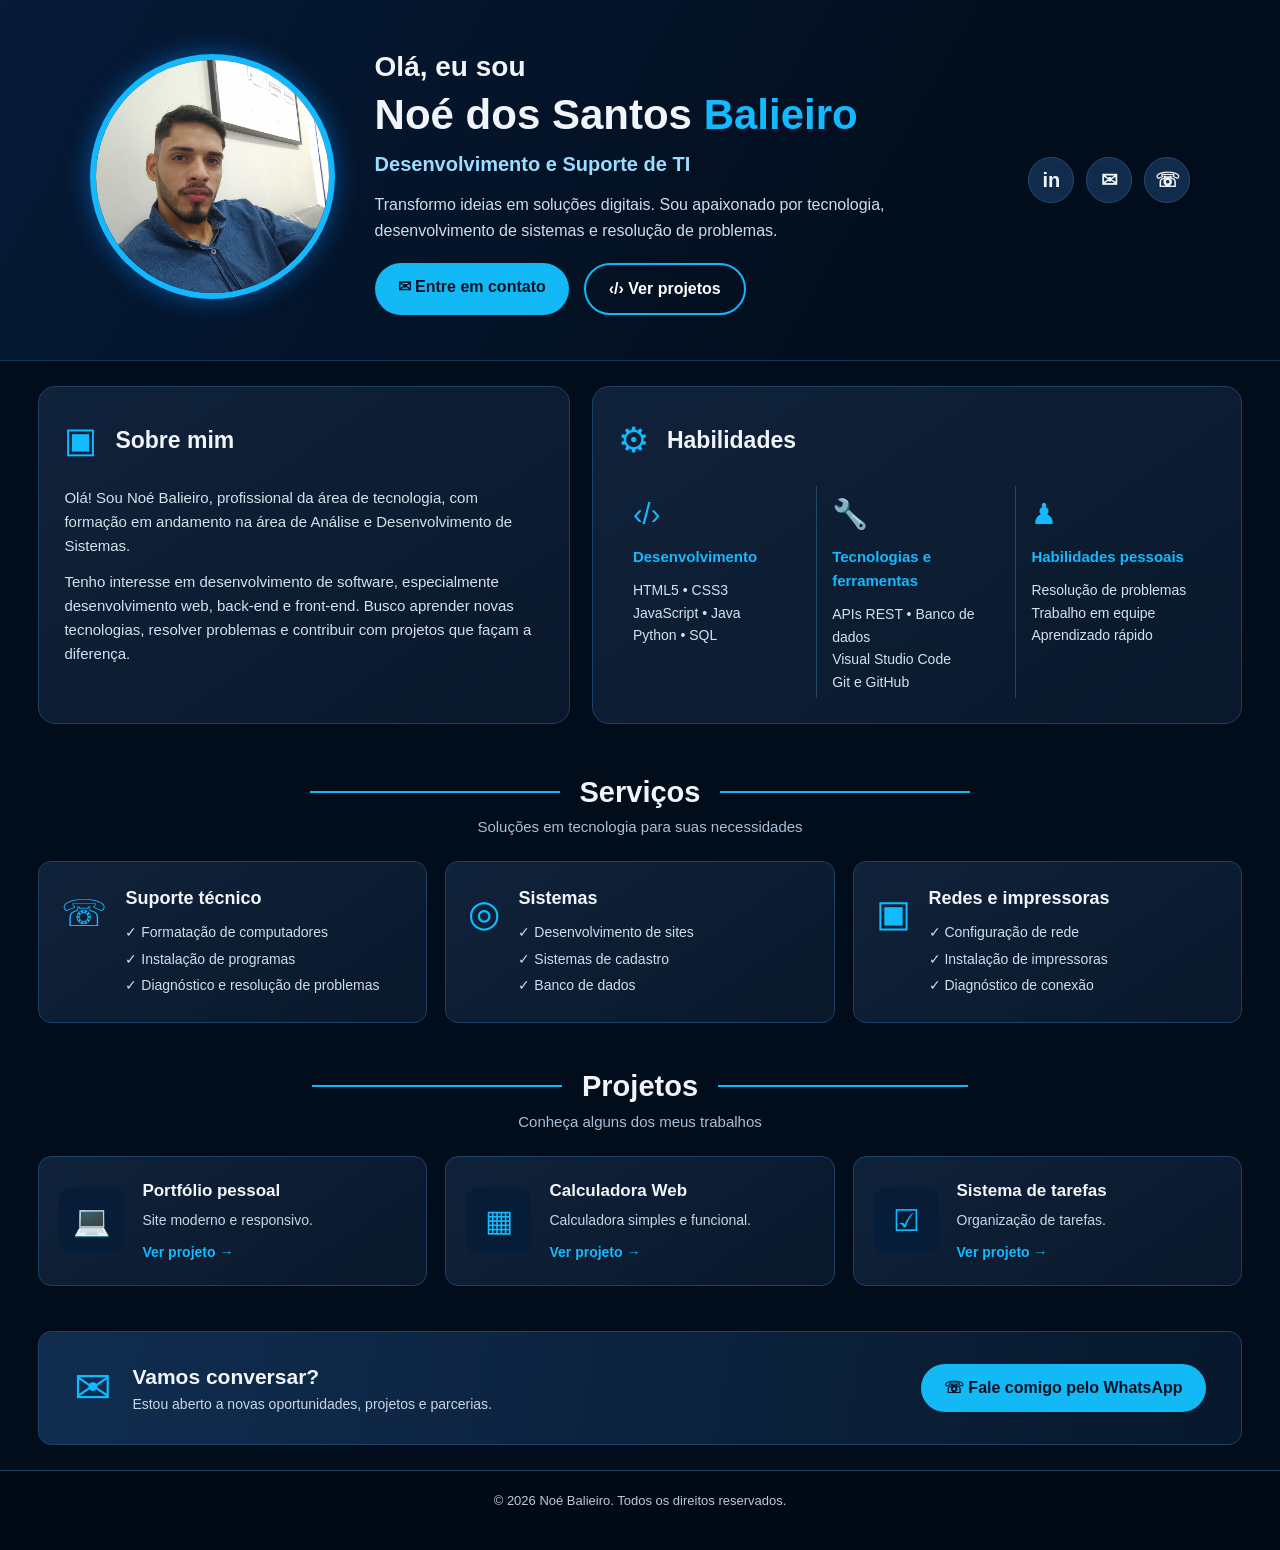
<file: index.html>
<!DOCTYPE html>
<html lang="pt-BR">

<head>
    <meta charset="UTF-8">
    <meta name="viewport" content="width=device-width, initial-scale=1.0">

    <meta name="description" content="Portfólio profissional de Noé Balieiro - Desenvolvimento e Suporte de TI">

    <title>Portfólio | Noé Balieiro</title>

    <link rel="stylesheet" href="stilo2.css">

</head>

<body>

    <main>

        <!-- APRESENTAÇÃO -->
        <section class="apresentacao">

            <div class="foto">
                <img src="img/IMG_20231106_073943759.jpg" alt="Foto de Noé Balieiro">
            </div>

            <div class="introducao">

                <h2>Olá, eu sou</h2>

                <h1>Noé dos Santos <span>Balieiro</span></h1>

                <h3>Desenvolvimento e Suporte de TI</h3>

                <p>
                    Transformo ideias em soluções digitais.
                    Sou apaixonado por tecnologia, desenvolvimento
                    de sistemas e resolução de problemas.
                </p>

                <div class="botoes">
                    <a href="#contato" class="btn-principal">✉ Entre em contato</a>

                    <a href="#projetos" class="btn-secundario">‹/› Ver projetos</a>
                </div>

            </div>

            <div class="redes-sociais">
                <a href="https://www.linkedin.com/in/noe-balieiro/" target="_blank">in</a>

                <a href="mailto:noehtorres7@gmail.com">✉</a>

                <a href="https://wa.me/5596991174144" target="_blank">☏</a>
            </div>

        </section>


        <!-- SOBRE MIM E HABILIDADES -->
        <section class="sobre-habilidades">

            <article class="card sobre" id="sobre">

                <div class="titulo-card">
                    <span class="icone">▣</span>
                    <h2>Sobre mim</h2>
                </div>

                <p>
                    Olá! Sou Noé Balieiro, profissional da área de
                    tecnologia, com formação em andamento na área de
                    Análise e Desenvolvimento de Sistemas.
                </p>

                <p>
                    Tenho interesse em desenvolvimento de software,
                    especialmente desenvolvimento web, back-end e front-end.
                    Busco aprender novas tecnologias, resolver problemas
                    e contribuir com projetos que façam a diferença.
                </p>

            </article>


            <article class="card habilidades" id="habilidades">

                <div class="titulo-card">
                    <span class="icone">⚙</span>
                    <h2>Habilidades</h2>
                </div>

                <div class="habilidades-lista">

                    <div class="habilidade-item">
                        <span class="icone-habilidade">‹/›</span>
                        <h3>Desenvolvimento</h3>

                        <p>HTML5 • CSS3</p>
                        <p>JavaScript • Java</p>
                        <p>Python • SQL</p>
                    </div>

                    <div class="habilidade-item">
                        <span class="icone-habilidade">🔧</span>
                        <h3>Tecnologias e ferramentas</h3>

                        <p>APIs REST • Banco de dados</p>
                        <p>Visual Studio Code</p>
                        <p>Git e GitHub</p>
                    </div>

                    <div class="habilidade-item">
                        <span class="icone-habilidade">♟</span>
                        <h3>Habilidades pessoais</h3>

                        <p>Resolução de problemas</p>
                        <p>Trabalho em equipe</p>
                        <p>Aprendizado rápido</p>
                    </div>

                </div>

            </article>

        </section>


        <!-- SERVIÇOS -->
        <section class="secao" id="servicos">

            <div class="titulo-secao">
                <h2>Serviços</h2>
                <p>Soluções em tecnologia para suas necessidades</p>
            </div>

            <div class="servicos-lista">

                <article class="servico-card">
                    <span class="icone-servico">☏</span>

                    <div>
                        <h3>Suporte técnico</h3>
                        <p>✓ Formatação de computadores</p>
                        <p>✓ Instalação de programas</p>
                        <p>✓ Diagnóstico e resolução de problemas</p>
                    </div>
                </article>

                <article class="servico-card">
                    <span class="icone-servico">◎</span>

                    <div>
                        <h3>Sistemas</h3>
                        <p>✓ Desenvolvimento de sites</p>
                        <p>✓ Sistemas de cadastro</p>
                        <p>✓ Banco de dados</p>
                    </div>
                </article>

                <article class="servico-card">
                    <span class="icone-servico">▣</span>

                    <div>
                        <h3>Redes e impressoras</h3>
                        <p>✓ Configuração de rede</p>
                        <p>✓ Instalação de impressoras</p>
                        <p>✓ Diagnóstico de conexão</p>
                    </div>
                </article>

            </div>

        </section>


        <!-- PROJETOS -->
        <section class="secao" id="projetos">

            <div class="titulo-secao">
                <h2>Projetos</h2>
                <p>Conheça alguns dos meus trabalhos</p>
            </div>

            <div class="projetos-lista">

                <article class="projeto-card">
                    <div class="projeto-icone">💻</div>

                    <div>
                        <h3>Portfólio pessoal</h3>
                        <p>Site moderno e responsivo.</p>

                        <a href="Universo_auria/">Ver projeto →</a>
                    </div>
                </article>

                <article class="projeto-card">
                    <div class="projeto-icone">▦</div>

                    <div>
                        <h3>Calculadora Web</h3>
                        <p>Calculadora simples e funcional.</p>

                        <a href="calculadora_web/1calculadora.html">Ver projeto →</a>
                    </div>
                </article>

                <article class="projeto-card">
                    <div class="projeto-icone">☑</div>

                    <div>
                        <h3>Sistema de tarefas</h3>
                        <p>Organização de tarefas.</p>

                        <a href="organizador_de_tarefas/1tarefa.html">Ver projeto →</a>
                    </div>
                </article>

            </div>

        </section>


        <!-- CONTATO -->
        <section class="contato" id="contato">

            <div class="contato-texto">
                <span class="icone-contato">✉</span>

                <div>
                    <h2>Vamos conversar?</h2>
                    <p>
                        Estou aberto a novas oportunidades,
                        projetos e parcerias.
                    </p>
                </div>
            </div>

            <a href="https://wa.me/5596991174144" target="_blank" class="btn-principal">
                ☏ Fale comigo pelo WhatsApp
            </a>

        </section>

    </main>


    <!-- RODAPÉ -->
    <footer>

        <!--<h2>Noé<span>.</span></h2>-->

        <p>© 2026 Noé Balieiro. Todos os direitos reservados.</p>

       <!-- <div class="footer-links">
            <a href="https://www.linkedin.com/in/noe-balieiro/" target="_blank">LinkedIn</a>
            <a href="mailto:noehtorres7@gmail.com">E-mail</a>
            <a href="https://w.app/rmszx8" target="_blank">WhatsApp</a>
        </div>-->

    </footer>

</body>
</html>
</file>
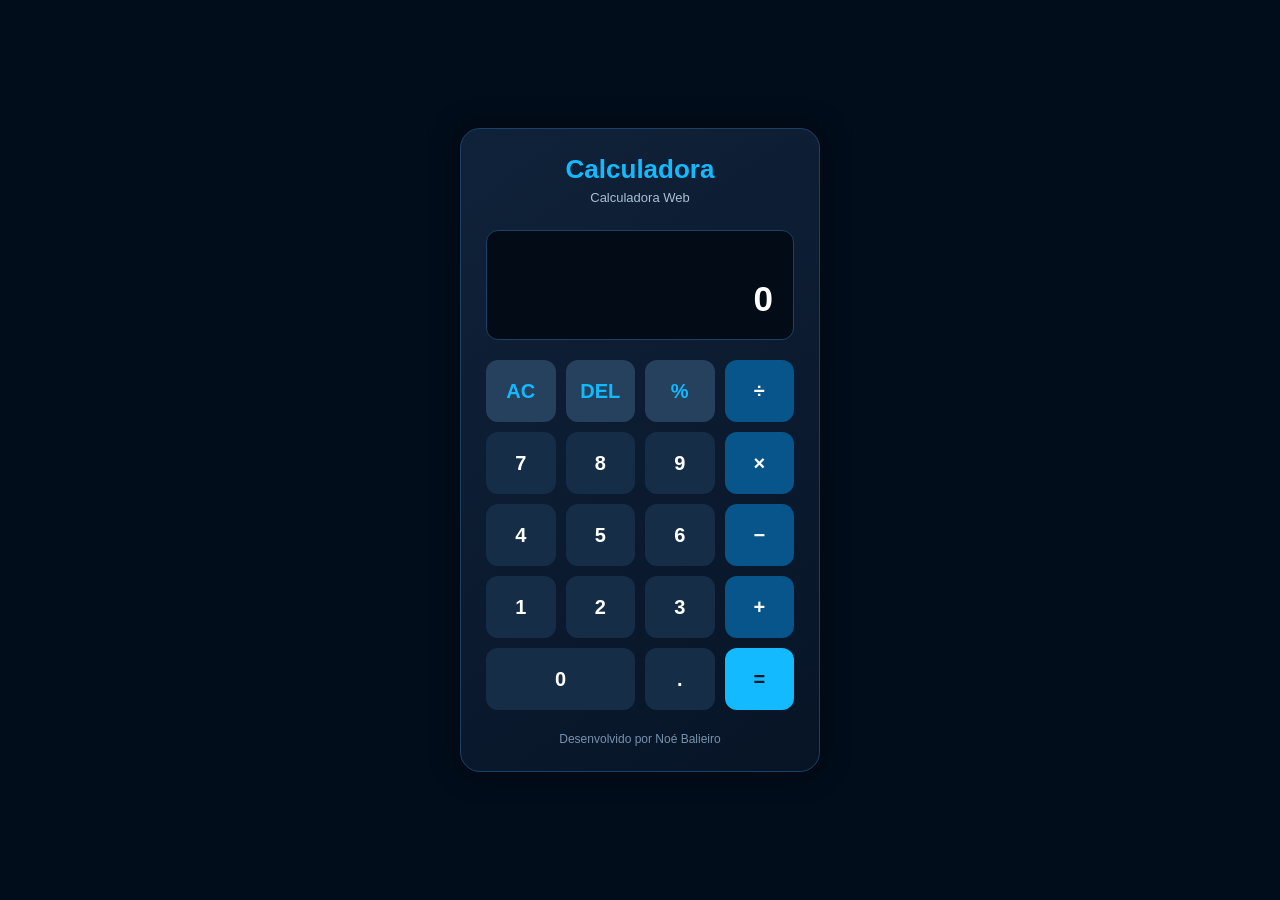
<file: calculadora_web/1calculadora.html>
<!DOCTYPE html>
<html lang="pt-BR">

<head>
    <meta charset="UTF-8">
    <meta name="viewport" content="width=device-width, initial-scale=1.0">

    <title>Calculadora Web</title>

    <link rel="stylesheet" href="calculadora.css">
</head>

<body>

    <main class="container">

        <section class="calculadora">

            <div class="cabecalho">
                <h1>Calculadora</h1>
                <p>Calculadora Web</p>
            </div>

            <div class="visor">
                <div id="operacao" class="operacao"></div>
                <div id="resultado" class="resultado">0</div>
            </div>

            <div class="botoes">

                <button class="especial" data-action="clear">AC</button>
                <button class="especial" data-action="delete">DEL</button>
                <button class="especial" data-action="percent">%</button>
                <button class="operador" data-operator="/">÷</button>

                <button data-number="7">7</button>
                <button data-number="8">8</button>
                <button data-number="9">9</button>
                <button class="operador" data-operator="*">×</button>

                <button data-number="4">4</button>
                <button data-number="5">5</button>
                <button data-number="6">6</button>
                <button class="operador" data-operator="-">−</button>

                <button data-number="1">1</button>
                <button data-number="2">2</button>
                <button data-number="3">3</button>
                <button class="operador" data-operator="+">+</button>

                <button class="zero" data-number="0">0</button>
                <button data-number=".">.</button>
                <button class="igual" data-action="calculate">=</button>

            </div>

            <p class="rodape">Desenvolvido por Noé Balieiro</p>

        </section>

    </main>

    <script src="calculadora.js"></script>

</body>
</html>
</file>
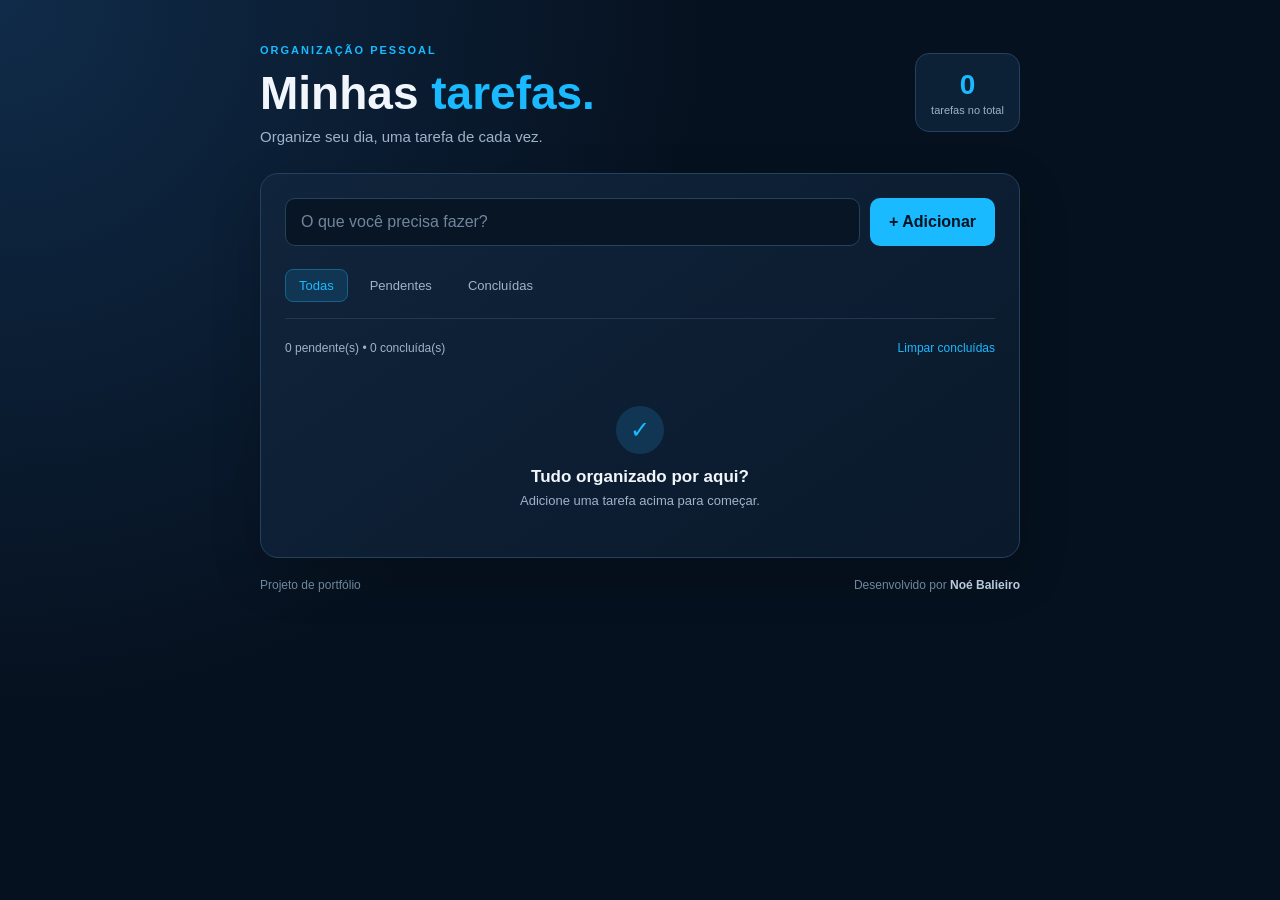
<file: organizador_de_tarefas/1tarefa.html>
<!DOCTYPE html>
<html lang="pt-BR">
<head>
    <meta charset="UTF-8">
    <meta name="viewport" content="width=device-width, initial-scale=1.0">
    <title>Minhas Tarefas</title>
    <link rel="stylesheet" href="tarefa.css">
</head>
<body>

    <main class="app">

        <header class="topo">
            <div>
                <span class="etiqueta">ORGANIZAÇÃO PESSOAL</span>
                <h1>Minhas <span>tarefas.</span></h1>
                <p>Organize seu dia, uma tarefa de cada vez.</p>
            </div>

            <div class="resumo">
                <strong id="total-tarefas">0</strong>
                <span>tarefas no total</span>
            </div>
        </header>

        <section class="painel">

            <form id="form-tarefa" class="form-tarefa">
                <input
                    id="campo-tarefa"
                    type="text"
                    maxlength="100"
                    placeholder="O que você precisa fazer?"
                    autocomplete="off"
                    required
                >
                <button type="submit" class="btn-adicionar">
                    + Adicionar
                </button>
            </form>

            <div class="barra-filtros">
                <button class="filtro ativo" data-filtro="todas">Todas</button>
                <button class="filtro" data-filtro="pendentes">Pendentes</button>
                <button class="filtro" data-filtro="concluidas">Concluídas</button>
            </div>

            <div class="linha-resumo">
                <span id="texto-resumo">Você ainda não tem tarefas.</span>
                <button id="limpar-concluidas" class="btn-texto">
                    Limpar concluídas
                </button>
            </div>

            <ul id="lista-tarefas" class="lista-tarefas"></ul>

            <div id="estado-vazio" class="estado-vazio">
                <div class="icone-vazio">✓</div>
                <h2>Tudo organizado por aqui?</h2>
                <p>Adicione uma tarefa acima para começar.</p>
            </div>

        </section>

        <footer>
            <span>Projeto de portfólio</span>
            <span>Desenvolvido por <strong>Noé Balieiro</strong></span>
        </footer>

    </main>

    <dialog id="dialog-edicao" class="dialog-edicao">
        <form id="form-edicao">
            <h2>Editar tarefa</h2>

            <label for="campo-edicao">Descrição</label>
            <input id="campo-edicao" type="text" maxlength="100" required>

            <div class="acoes-dialogo">
                <button type="button" id="cancelar-edicao" class="btn-cancelar">
                    Cancelar
                </button>

                <button type="submit" class="btn-adicionar">
                    Salvar
                </button>
            </div>
        </form>
    </dialog>

    <script src="tarefa.js"></script>

</body>
</html>
</file>
<file: stilo2.css>
/* CONFIGURAÇÕES GERAIS */

* {
    margin: 0;
    padding: 0;
    box-sizing: border-box;
}

html {
    scroll-behavior: smooth;
}

body {
    font-family: Arial, Helvetica, sans-serif;
    background: #020d1b;
    color: #f1f5f9;
    line-height: 1.6;
}

a {
    text-decoration: none;
    color: inherit;
}

main {
    width: 100%;
}


/* APRESENTAÇÃO */

.apresentacao {
    min-height: 360px;
    padding: 45px 7%;
    display: flex;
    align-items: center;
    justify-content: space-between;
    gap: 40px;

    background: linear-gradient(120deg, #061b38, #020d1b 75%);
    border-bottom: 1px solid #12365a;
}

.foto {
    flex-shrink: 0;
}

.foto img {
    width: 245px;
    height: 245px;
    object-fit: cover;
    border-radius: 50%;
    border: 6px solid #12b9ff;
    box-shadow: 0 0 25px #008cff80;
}

.introducao {
    flex: 1;
    max-width: 650px;
}

.introducao h2 {
    font-size: 28px;
}

.introducao h1 {
    font-size: 42px;
    line-height: 1.2;
    margin-bottom: 8px;
}

.introducao h1 span {
    color: #13baff;
}

.introducao h3 {
    font-size: 20px;
    color: #9bdcff;
    margin-bottom: 12px;
}

.introducao p {
    font-size: 16px;
    max-width: 550px;
    color: #d1dce9;
}

.botoes {
    display: flex;
    gap: 15px;
    margin-top: 20px;
    flex-wrap: wrap;
}

.btn-principal,
.btn-secundario {
    display: inline-block;
    padding: 11px 23px;
    border-radius: 30px;
    font-weight: bold;
    transition: 0.3s;
}

.btn-principal {
    background: #12b9f5;
    color: #001426;
}

.btn-principal:hover {
    background: #69d5ff;
    transform: translateY(-3px);
}

.btn-secundario {
    border: 2px solid #12b9f5;
    color: white;
}

.btn-secundario:hover {
    background: #12b9f5;
    color: #001426;
}

.redes-sociais {
    display: flex;
    gap: 12px;
}

.redes-sociais a {
    width: 46px;
    height: 46px;
    display: flex;
    align-items: center;
    justify-content: center;
    border-radius: 50%;
    background: #102b4c;
    border: 1px solid #234b73;
    font-weight: bold;
    font-size: 20px;
    transition: 0.3s;
}

.redes-sociais a:hover {
    background: #12b9f5;
    color: #001426;
}


/* SOBRE MIM E HABILIDADES */

.sobre-habilidades {
    display: grid;
    grid-template-columns: 0.9fr 1.1fr;
    gap: 22px;
    padding: 25px 3%;
}

.card {
    background: linear-gradient(145deg, #10223a, #09182b);
    border: 1px solid #1c4165;
    border-radius: 17px;
    padding: 25px;
}

.titulo-card {
    display: flex;
    align-items: center;
    gap: 18px;
    margin-bottom: 18px;
}

.titulo-card h2 {
    font-size: 23px;
}

.icone {
    color: #13baff;
    font-size: 35px;
}

.sobre p {
    color: #d6e1ed;
    margin-bottom: 12px;
    font-size: 15px;
}


/* HABILIDADES */

.habilidades-lista {
    display: grid;
    grid-template-columns: repeat(3, 1fr);
}

.habilidade-item {
    padding: 5px 15px;
    border-right: 1px solid #244564;
}

.habilidade-item:last-child {
    border-right: none;
}

.icone-habilidade {
    display: block;
    color: #13baff;
    font-size: 29px;
    margin-bottom: 8px;
}

.habilidade-item h3 {
    color: #13baff;
    font-size: 15px;
    margin-bottom: 10px;
}

.habilidade-item p {
    font-size: 14px;
    color: #d6e1ed;
}


/* TÍTULOS DAS SEÇÕES */

.secao {
    padding: 20px 3%;
}

.titulo-secao {
    text-align: center;
    margin-bottom: 22px;
}

.titulo-secao h2 {
    font-size: 29px;
    display: flex;
    align-items: center;
    justify-content: center;
    gap: 20px;
}

.titulo-secao h2::before,
.titulo-secao h2::after {
    content: "";
    height: 2px;
    background: #12b9f5;
    flex: 1;
    max-width: 250px;
}

.titulo-secao p {
    color: #a9bfd5;
    font-size: 15px;
}


/* SERVIÇOS */

.servicos-lista {
    display: grid;
    grid-template-columns: repeat(3, 1fr);
    gap: 18px;
}

.servico-card {
    display: flex;
    align-items: flex-start;
    gap: 18px;
    padding: 22px;
    background: linear-gradient(145deg, #10223a, #09182b);
    border: 1px solid #1c4165;
    border-radius: 13px;
    transition: 0.3s;
}

.servico-card:hover,
.projeto-card:hover {
    transform: translateY(-5px);
    border-color: #12b9f5;
}

.icone-servico {
    font-size: 37px;
    color: #13baff;
}

.servico-card h3 {
    font-size: 18px;
    margin-bottom: 8px;
}

.servico-card p {
    color: #d0deeb;
    font-size: 14px;
    margin-bottom: 4px;
}


/* PROJETOS */

.projetos-lista {
    display: grid;
    grid-template-columns: repeat(3, 1fr);
    gap: 18px;
}

.projeto-card {
    display: flex;
    align-items: center;
    gap: 18px;
    padding: 20px;
    background: linear-gradient(145deg, #10223a, #09182b);
    border: 1px solid #1c4165;
    border-radius: 13px;
    transition: 0.3s;
}

.projeto-icone {
    min-width: 65px;
    height: 65px;
    display: flex;
    align-items: center;
    justify-content: center;
    background: #071d37;
    color: #13baff;
    border-radius: 10px;
    font-size: 30px;
}

.projeto-card h3 {
    font-size: 17px;
    margin-bottom: 5px;
}

.projeto-card p {
    color: #c8d6e5;
    font-size: 14px;
    margin-bottom: 8px;
}

.projeto-card a {
    color: #13baff;
    font-size: 14px;
    font-weight: bold;
}

.projeto-card a:hover {
    color: white;
}


/* CONTATO */

.contato {
    margin: 25px 3%;
    padding: 20px 35px;
    display: flex;
    justify-content: space-between;
    align-items: center;
    gap: 20px;

    background: linear-gradient(100deg, #102d50, #07182c);
    border: 1px solid #1c4165;
    border-radius: 13px;
}

.contato-texto {
    display: flex;
    align-items: center;
    gap: 20px;
}

.icone-contato {
    font-size: 45px;
    color: #13baff;
}

.contato-texto h2 {
    font-size: 21px;
}

.contato-texto p {
    color: #c8d6e5;
    font-size: 14px;
}


/* RODAPÉ */

footer {
    min-height: 80px;
    padding: 20px 3%;
    align-items: center;
    gap: 15px;
    border-top: 1px solid #1c4165;
    background: #010914;
    text-align: center;
}
/*
footer h2 {
    font-size: 27px;
}

footer h2 span {
    color: #13baff;
}
*/
footer p,
.footer-links a {
    font-size: 13px;
    color: #bdcbd9;
}
/*
.footer-links {
    display: flex;
    gap: 18px;
}

.footer-links a:hover {
    color: #13baff;
}*/


/* TABLETS */

@media (max-width: 1000px) {

    .apresentacao {
        flex-wrap: wrap;
    }

    .redes-sociais {
        width: 100%;
        justify-content: center;
    }

    .sobre-habilidades {
        grid-template-columns: 1fr;
    }

    .servicos-lista,
    .projetos-lista {
        grid-template-columns: repeat(2, 1fr);
    }

}


/* CELULARES */

@media (max-width: 650px) {

    .apresentacao {
        padding: 35px 20px;
        flex-direction: column;
        text-align: center;
        gap: 20px;
    }

    .foto img {
        width: 190px;
        height: 190px;
    }

    .introducao h1 {
        font-size: 30px;
    }

    .introducao h2 {
        font-size: 23px;
    }

    .introducao h3 {
        font-size: 17px;
    }

    .botoes {
        justify-content: center;
    }

    .redes-sociais {
        justify-content: center;
    }

    .sobre-habilidades {
        padding: 20px 15px;
    }

    .card {
        padding: 20px;
    }

    .habilidades-lista {
        grid-template-columns: 1fr;
    }

    .habilidade-item {
        border-right: none;
        border-bottom: 1px solid #244564;
        padding: 15px 0;
    }

    .habilidade-item:last-child {
        border-bottom: none;
    }

    .servicos-lista,
    .projetos-lista {
        grid-template-columns: 1fr;
    }

    .titulo-secao h2 {
        font-size: 25px;
    }

    .contato {
        flex-direction: column;
        text-align: center;
        padding: 25px 15px;
    }

    .contato-texto {
        flex-direction: column;
    }

    footer {
        flex-direction: column;
        text-align: center;
    }

    .footer-links {
        justify-content: center;
        flex-wrap: wrap;
    }

}
</file>
<file: calculadora_web/calculadora.css>
/* CONFIGURAÇÕES GERAIS */

* {
    margin: 0;
    padding: 0;
    box-sizing: border-box;
}

body {
    font-family: Arial, Helvetica, sans-serif;
    background: #020d1b;
    color: white;
    min-height: 100vh;
}


/* CENTRALIZAÇÃO */

.container {
    min-height: 100vh;
    display: flex;
    justify-content: center;
    align-items: center;
    padding: 20px;
}


/* CALCULADORA */

.calculadora {
    width: 100%;
    max-width: 360px;
    padding: 25px;
    background: linear-gradient(145deg, #10223a, #071426);
    border: 1px solid #1c4165;
    border-radius: 20px;
    box-shadow: 0 0 30px #00000070;
}


/* CABEÇALHO */

.cabecalho {
    text-align: center;
    margin-bottom: 25px;
}

.cabecalho h1 {
    font-size: 26px;
    color: #13baff;
}

.cabecalho p {
    color: #a9bfd5;
    font-size: 13px;
    margin-top: 5px;
}


/* VISOR */

.visor {
    background: #020b16;
    border: 1px solid #1c4165;
    border-radius: 12px;
    padding: 20px;
    min-height: 110px;
    display: flex;
    flex-direction: column;
    justify-content: flex-end;
    align-items: flex-end;
    margin-bottom: 20px;
    overflow: hidden;
}

.operacao {
    color: #8ba9c5;
    font-size: 16px;
    min-height: 24px;
}

.resultado {
    color: #ffffff;
    font-size: 35px;
    font-weight: bold;
    max-width: 100%;
    overflow-x: auto;
}


/* BOTÕES */

.botoes {
    display: grid;
    grid-template-columns: repeat(4, 1fr);
    gap: 10px;
}

button {
    height: 62px;
    border: none;
    border-radius: 12px;
    background: #162d48;
    color: white;
    font-size: 20px;
    font-weight: bold;
    cursor: pointer;
    transition: 0.2s;
}

button:hover {
    background: #25496c;
    transform: translateY(-2px);
}

button:active {
    transform: scale(0.95);
}


/* BOTÕES ESPECIAIS */

.especial {
    background: #25415e;
    color: #13baff;
}

.especial:hover {
    background: #315779;
}


/* OPERADORES */

.operador {
    background: #07558a;
    color: #ffffff;
}

.operador:hover {
    background: #0879bd;
}


/* BOTÃO IGUAL */

.igual {
    background: #13baff;
    color: #001426;
}

.igual:hover {
    background: #65d5ff;
}


/* BOTÃO ZERO */

.zero {
    grid-column: span 2;
}


/* RODAPÉ */

.rodape {
    text-align: center;
    margin-top: 22px;
    font-size: 12px;
    color: #7892ad;
}


/* RESPONSIVIDADE */

@media (max-width: 400px) {

    .calculadora {
        padding: 18px;
    }

    button {
        height: 55px;
        font-size: 18px;
    }

    .resultado {
        font-size: 29px;
    }

}
</file>
<file: organizador_de_tarefas/tarefa.css>
* {
    margin: 0;
    padding: 0;
    box-sizing: border-box;
}

:root {
    --fundo: #06111f;
    --painel: #0d1d30;
    --borda: #24415f;
    --azul: #19baff;
    --texto: #f1f6fc;
    --texto-suave: #9fb2c8;
    --verde: #35d39a;
}

body {
    min-height: 100vh;
    padding: 40px 18px;
    display: flex;
    justify-content: center;
    align-items: flex-start;
    background: radial-gradient(circle at top left, #102b49 0, var(--fundo) 45%);
    color: var(--texto);
    font-family: Arial, Helvetica, sans-serif;
}

button, input {
    font: inherit;
}

button {
    cursor: pointer;
}

.app {
    width: 100%;
    max-width: 760px;
}

.topo {
    display: flex;
    justify-content: space-between;
    align-items: center;
    gap: 20px;
    margin-bottom: 28px;
}

.etiqueta {
    color: var(--azul);
    font-size: 11px;
    font-weight: 700;
    letter-spacing: 2px;
}

.topo h1 {
    margin: 8px 0;
    font-size: clamp(32px, 6vw, 46px);
}

.topo h1 span {
    color: var(--azul);
}

.topo p {
    color: var(--texto-suave);
    font-size: 15px;
}

.resumo {
    min-width: 105px;
    padding: 15px;
    display: flex;
    flex-direction: column;
    align-items: center;
    gap: 3px;
    border: 1px solid var(--borda);
    border-radius: 14px;
    background: #0c2036;
}

.resumo strong {
    color: var(--azul);
    font-size: 28px;
}

.resumo span {
    color: var(--texto-suave);
    font-size: 11px;
}

.painel {
    padding: 24px;
    border: 1px solid var(--borda);
    border-radius: 18px;
    background: linear-gradient(145deg, #10243b, #0a192b);
    box-shadow: 0 18px 50px #00000030;
}

.form-tarefa {
    display: flex;
    gap: 10px;
}

.form-tarefa input,
.dialog-edicao input {
    width: 100%;
    min-width: 0;
    padding: 14px 15px;
    border: 1px solid var(--borda);
    border-radius: 10px;
    outline: none;
    background: #071525;
    color: var(--texto);
}

.form-tarefa input:focus,
.dialog-edicao input:focus {
    border-color: var(--azul);
    box-shadow: 0 0 0 3px #19baff20;
}

.form-tarefa input::placeholder {
    color: #71869d;
}

.btn-adicionar {
    padding: 0 19px;
    border: 0;
    border-radius: 10px;
    background: var(--azul);
    color: #031321;
    font-weight: 700;
    white-space: nowrap;
    transition: .2s;
}

.btn-adicionar:hover {
    background: #70d8ff;
    transform: translateY(-1px);
}

.barra-filtros {
    display: flex;
    gap: 8px;
    margin: 23px 0 18px;
    padding-bottom: 16px;
    border-bottom: 1px solid #203951;
}

.filtro {
    padding: 8px 13px;
    border: 1px solid transparent;
    border-radius: 8px;
    background: transparent;
    color: var(--texto-suave);
    font-size: 13px;
}

.filtro:hover {
    color: var(--texto);
    background: #172d46;
}

.filtro.ativo {
    border-color: #17618a;
    background: #103653;
    color: var(--azul);
}

.linha-resumo {
    display: flex;
    justify-content: space-between;
    align-items: center;
    gap: 12px;
    margin-bottom: 12px;
    color: var(--texto-suave);
    font-size: 12px;
}

.btn-texto {
    padding: 4px 0;
    border: 0;
    background: transparent;
    color: var(--azul);
    font-size: 12px;
}

.btn-texto:hover {
    text-decoration: underline;
}

.lista-tarefas {
    display: flex;
    flex-direction: column;
    gap: 9px;
    list-style: none;
}

.tarefa {
    display: flex;
    align-items: center;
    gap: 12px;
    padding: 13px;
    border: 1px solid #203b56;
    border-radius: 11px;
    background: #0a1a2c;
}

.tarefa input[type="checkbox"] {
    width: 18px;
    height: 18px;
    flex-shrink: 0;
    accent-color: var(--verde);
    cursor: pointer;
}

.descricao-tarefa {
    flex: 1;
    min-width: 0;
    overflow-wrap: anywhere;
    font-size: 14px;
}

.tarefa.concluida .descricao-tarefa {
    color: #8296aa;
    text-decoration: line-through;
}

.acoes-tarefa {
    display: flex;
    gap: 6px;
}

.btn-acao {
    padding: 7px 9px;
    border: 1px solid #294762;
    border-radius: 7px;
    background: #142b43;
    color: #c8d7e7;
    font-size: 12px;
}

.btn-acao:hover {
    border-color: var(--azul);
    color: var(--azul);
}

.btn-excluir:hover {
    border-color: #f07878;
    color: #ff9292;
}

.estado-vazio {
    padding: 35px 15px 25px;
    text-align: center;
}

.estado-vazio[hidden] {
    display: none;
}

.icone-vazio {
    width: 48px;
    height: 48px;
    margin: 0 auto 13px;
    display: grid;
    place-items: center;
    border-radius: 50%;
    background: #103653;
    color: var(--azul);
    font-size: 24px;
}

.estado-vazio h2 {
    margin-bottom: 6px;
    font-size: 17px;
}

.estado-vazio p {
    color: var(--texto-suave);
    font-size: 13px;
}

footer {
    display: flex;
    justify-content: space-between;
    gap: 12px;
    margin-top: 20px;
    color: #71869d;
    font-size: 12px;
}

footer strong {
    color: #b9cadd;
}

/* JANELA DE EDIÇÃO */

.dialog-edicao {
    width: min(420px, calc(100% - 30px));
    margin: auto;
    padding: 24px;
    border: 1px solid var(--borda);
    border-radius: 15px;
    background: var(--painel);
    color: var(--texto);
}

.dialog-edicao::backdrop {
    background: #000000a8;
}

.dialog-edicao h2 {
    margin-bottom: 18px;
}

.dialog-edicao label {
    display: block;
    margin-bottom: 7px;
    color: var(--texto-suave);
    font-size: 13px;
}

.acoes-dialogo {
    display: flex;
    justify-content: flex-end;
    gap: 9px;
    margin-top: 18px;
}

.btn-cancelar {
    padding: 11px 15px;
    border: 1px solid var(--borda);
    border-radius: 9px;
    background: transparent;
    color: var(--texto);
}

/* RESPONSIVIDADE */

@media (max-width: 560px) {
    body {
        padding: 25px 12px;
    }

    .topo {
        align-items: flex-start;
    }

    .topo p {
        max-width: 220px;
    }

    .resumo {
        min-width: 82px;
        padding: 11px 8px;
    }

    .painel {
        padding: 16px;
    }

    .form-tarefa {
        flex-direction: column;
    }

    .btn-adicionar {
        min-height: 45px;
    }

    .linha-resumo {
        align-items: flex-start;
    }

    .tarefa {
        flex-wrap: wrap;
    }

    .acoes-tarefa {
        margin-left: 30px;
    }

    footer {
        flex-direction: column;
        text-align: center;
    }
}
</file>
